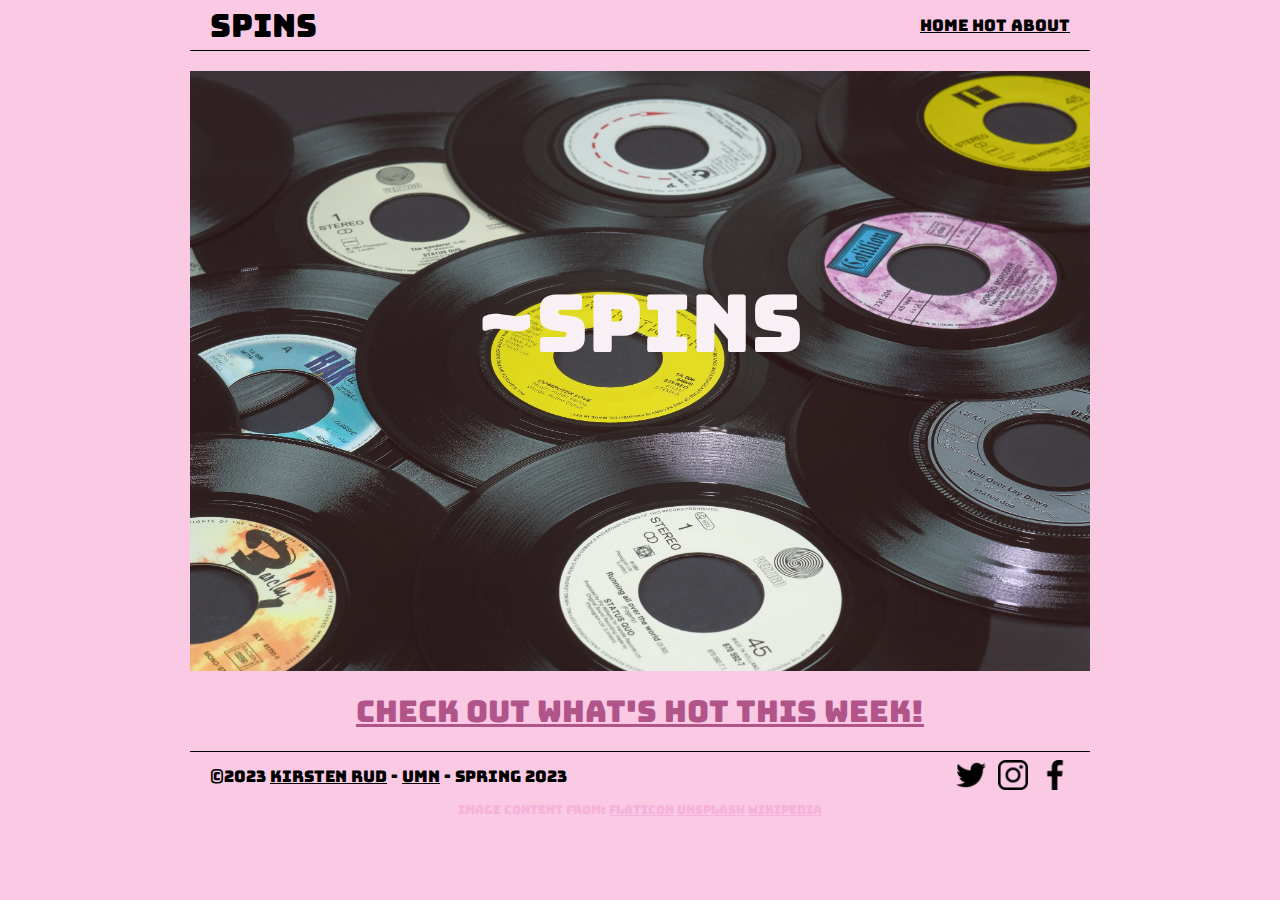
<file: index.html>
<!DOCTYPE html>
<html lang="en">
<head>
    <meta charset="UTF-8">
    <meta http-equiv="X-UA-Compatible" content="IE=edge">
    <meta name="viewport" content="width=device-width, initial-scale=1.0">
    <title>SPINS</title>
<link rel="stylesheet" href="main.css">
<script src="main.js"></script>
    <style>
        @import url('https://fonts.googleapis.com/css2?family=Bungee&display=swap');
        @import url('https://fonts.googleapis.com/css2?family=Geo&display=swap');
      </style>
    <header> 
      <h1> SPINS </h1>
        <nav>
          <a href="index.html"> HOME </a>
          <a href="hot.html"> HOT </a>
          <a href="about.html"> ABOUT </a>
        </nav>
    </header>  

    <main>
      <img src="images/eric-krull-fi3_lDi3qPE-unsplash.jpg">
      <div class="centered"> ~SPINS</div>
    </div>
    <div class="homepagelink"><a href="hot.html" class="homepagelink"> CHECK OUT WHAT'S HOT THIS WEEK!</a>
    </div>
    </main>

<footer>
  <div class="name">
    <p>&copy;2023 <a href="#"> Kirsten Rud</a> - <a href="#"> UMN</a> - Spring 2023 </p></div>
    <div>
    <img src="images/twitter.png" alt="twitter" class="social-icon">
    <img src="images/instagram.png" alt="instagram" class="social-icon">
    <img src="images/facebook.png" alt="facebook" class="social-icon">
    </div>
  </footer>
    <p class="citation"> Image content from: <a href="https://www.flaticon.com/">Flaticon</a> <a href="https://unsplash.com/">Unsplash</a> <a href="https://www.wikipedia.org/">Wikipedia</p>


</body>
</html>
</file>
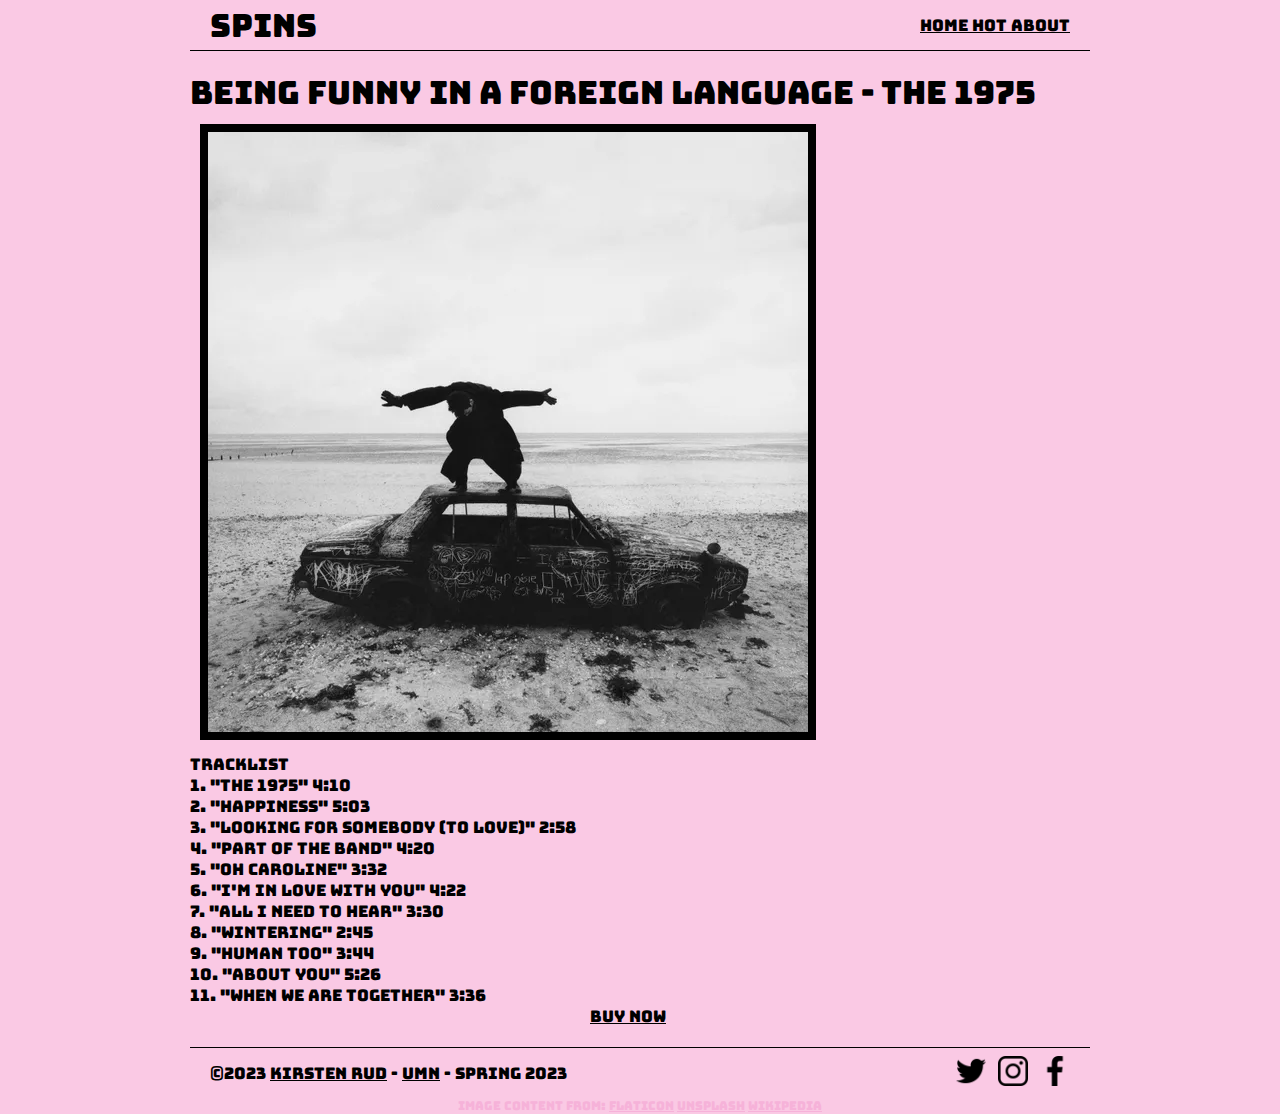
<file: 1975.html>
<!DOCTYPE html>
<html lang="en">
<head>
    <meta charset="UTF-8">
    <meta http-equiv="X-UA-Compatible" content="IE=edge">
    <meta name="viewport" content="width=device-width, initial-scale=1.0">
    <title>SPINS</title>
<link rel="stylesheet" href="main.css">
    <style>
        @import url('https://fonts.googleapis.com/css2?family=Bungee&display=swap');
        @import url('https://fonts.googleapis.com/css2?family=Geo&display=swap');
      </style>

    <header> 
      <h1> SPINS </h1>
      <nav>
        <a href="index.html"> HOME </a>
        <a href="hot.html"> HOT </a>
        <a href="about.html"> ABOUT </a>
      </nav>
    </header>  

    <main>
      <h1> BEING FUNNY IN A FOREIGN LANGUAGE - THE 1975 </h1>
        <article class="buypage">
      <img src="images/funnyforeign.webp" alt="funnyforeign">
        </article>

        <article class="tracklist">

        <p>Tracklist</p>
<p>1.	"The 1975"	4:10</p>
<p>2.	"Happiness"	5:03</p>
<p>3.	"Looking for Somebody (To Love)"	2:58</p>
<p>4.	"Part of the Band"	4:20</p>
<p>5.	"Oh Caroline"	3:32</p>
<p>6.	"I'm in Love with You"	4:22</p>
<p>7.	"All I Need To Hear"	3:30<p>
<p>8.	"Wintering"	2:45</p>
<p>9.	"Human Too"	3:44</p>
<p>10.	"About You"	5:26</p>
<p>11.	"When We Are Together"	3:36</p>
</article>
        
        <article class="albumcontent">
        <p><a href="https://www.discogs.com/master/2823404-The-1975-Being-Funny-In-A-Foreign-Language">BUY NOW</a>
    </main>
<footer>
    <p>&copy;2023 <a href="#"> Kirsten Rud</a> - <a href="#"> UMN</a> - Spring 2023 </p>
    <div>
    <img src="images/twitter.png" alt="twitter" class="social-icon">
    <img src="images/instagram.png" alt="instagram" class="social-icon">
    <img src="images/facebook.png" alt="facebook" class="social-icon">
    </div>
  </footer>
  <p class="citation"> Image content from: <a href="https://www.flaticon.com/">Flaticon</a> <a href="https://unsplash.com/">Unsplash</a> <a href="https://www.wikipedia.org/">Wikipedia</p>


</body>
</html>
</file>
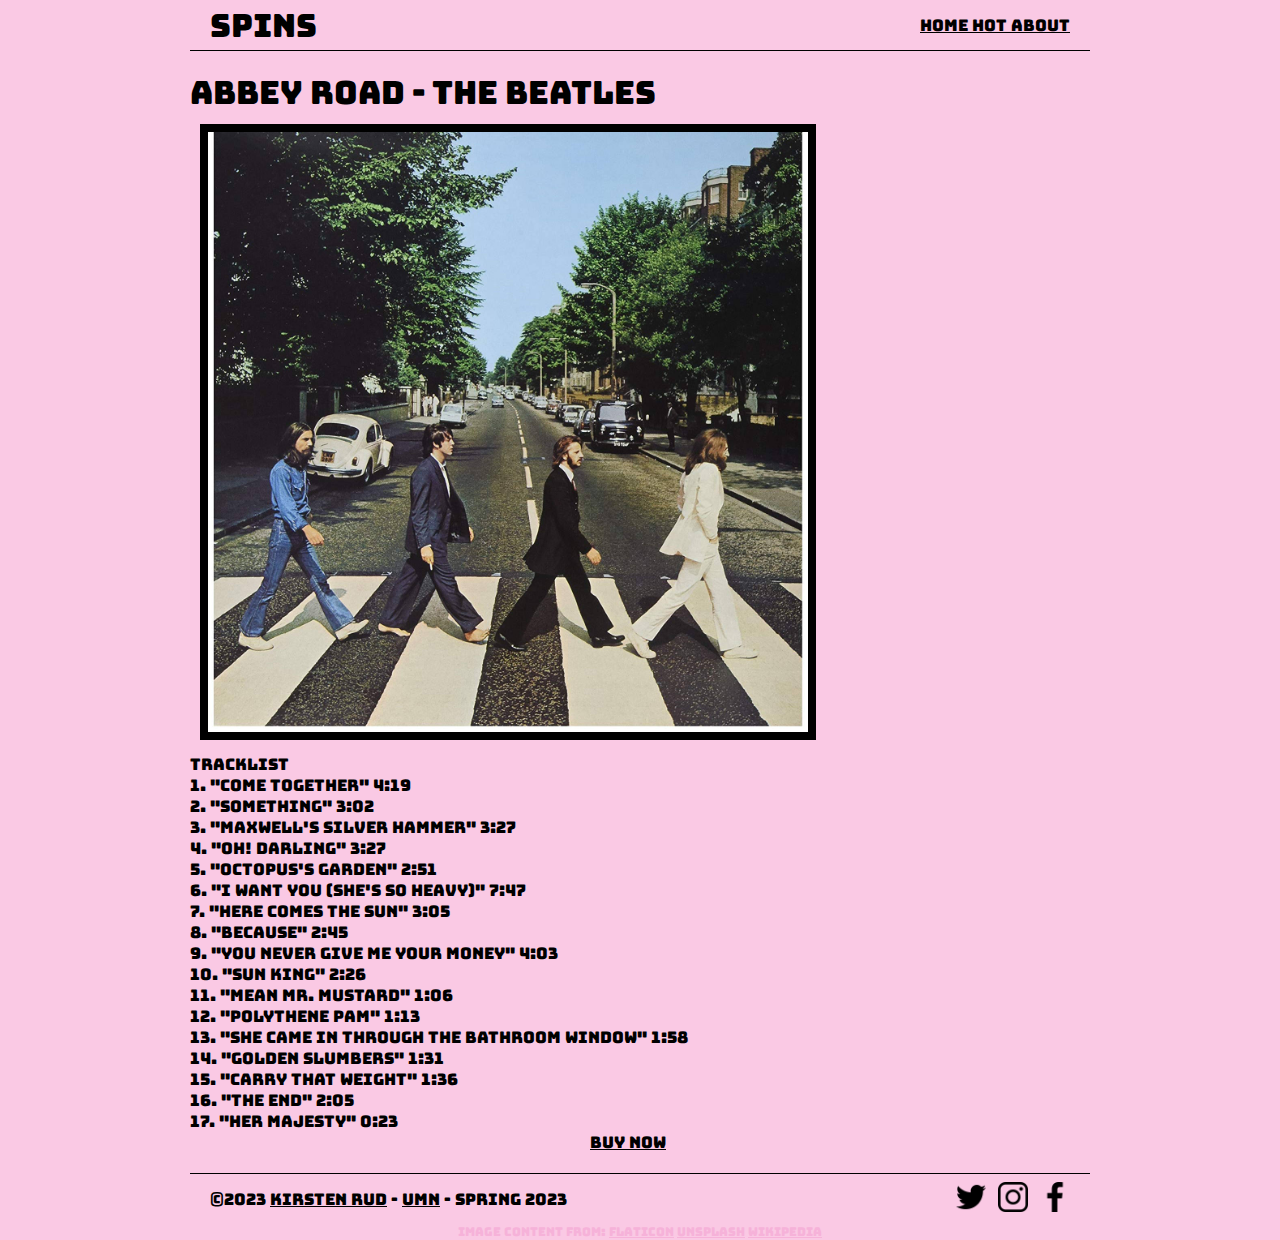
<file: abbey.html>
<!DOCTYPE html>
<html lang="en">
<head>
    <meta charset="UTF-8">
    <meta http-equiv="X-UA-Compatible" content="IE=edge">
    <meta name="viewport" content="width=device-width, initial-scale=1.0">
    <title>SPINS</title>
<link rel="stylesheet" href="main.css">
    <style>
        @import url('https://fonts.googleapis.com/css2?family=Bungee&display=swap');
        @import url('https://fonts.googleapis.com/css2?family=Geo&display=swap');
      </style>

    <header> 
      <h1> SPINS </h1>
      <nav>
        <a href="index.html"> HOME </a>
        <a href="hot.html"> HOT </a>
        <a href="about.html"> ABOUT </a>
      </nav>
    </header>  

    <main>
      <h1> ABBEY ROAD - THE BEATLES </h1>
        <article class="buypage">
      <img src="images/abbeyroad.jpeg" alt="abbeyroad">
        </article>
        
        <article class="tracklist">

          <p>Tracklist</p>
          <p>1.	"Come Together"	4:19</p>
          <p>2.	"Something"	3:02</p>
          <p>3.	"Maxwell's Silver Hammer"	3:27</p>
          <p>4.	"Oh! Darling"	3:27</p>
          <p>5.	"Octopus's Garden"	2:51</p>
          <p>6.	"I Want You (She's So Heavy)"	7:47</p>
          <p>7.	"Here Comes the Sun"	3:05<p>
          <p>8.	"Because"	2:45</p>
          <p>9.	"You Never Give Me Your Money"	4:03</p>
          <p>10.	"Sun King"	2:26</p>
          <p>11.	"Mean Mr. Mustard"	1:06</p>
          <p>12.	"Polythene Pam"	1:13</p>
          <p>13.	"She Came In Through the Bathroom Window"	1:58</p>
          <p>14.	"Golden Slumbers"	1:31</p>
          <p>15.	"Carry That Weight"	1:36</p>
          <p>16.	"The End"	2:05</p>
          <p>17.	"Her Majesty"	0:23</p>
                  </article>

        <article class="albumcontent">
        <p><a href="https://www.discogs.com/master/24047-The-Beatles-Abbey-Road">BUY NOW</a>
    </main>
<footer>
    <p>&copy;2023 <a href="#"> Kirsten Rud</a> - <a href="#"> UMN</a> - Spring 2023 </p>
    <div>
    <img src="images/twitter.png" alt="twitter" class="social-icon">
    <img src="images/instagram.png" alt="instagram" class="social-icon">
    <img src="images/facebook.png" alt="facebook" class="social-icon">
    </div>
  </footer>
  <p class="citation"> Image content from: <a href="https://www.flaticon.com/">Flaticon</a> <a href="https://unsplash.com/">Unsplash</a> <a href="https://www.wikipedia.org/">Wikipedia</p>


</body>
</html>
</file>
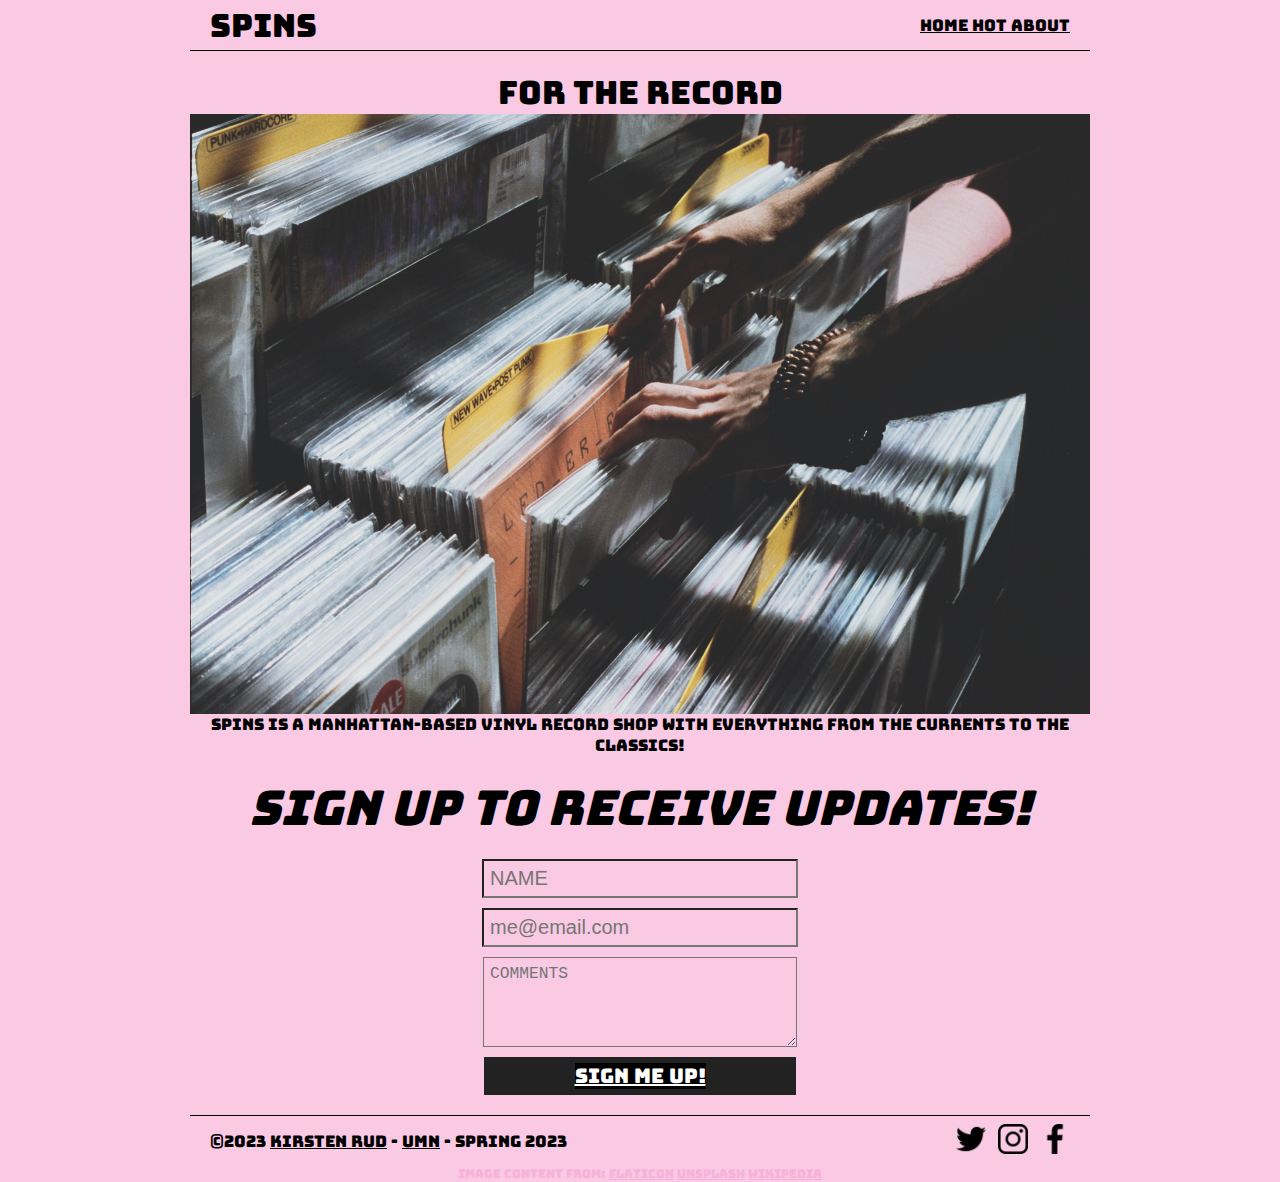
<file: about.html>
<!DOCTYPE html>
<html lang="en">
<head>
    <meta charset="UTF-8">
    <meta http-equiv="X-UA-Compatible" content="IE=edge">
    <meta name="viewport" content="width=device-width, initial-scale=1.0">
    <title>SPINS</title>
<link rel="stylesheet" href="main.css">
    <style>
        @import url('https://fonts.googleapis.com/css2?family=Bungee&display=swap');
        @import url('https://fonts.googleapis.com/css2?family=Geo&display=swap');
      </style>

    <header> 
      <h1> SPINS </h1>
      <nav>
        <a href="index.html"> HOME </a>
        <a href="hot.html"> HOT </a>
        <a href="about.html"> ABOUT </a>
      </nav>
    </header>  

    <main>
      <article class="fortherecord">
        <h1>  FOR THE RECORD </h1>  
      </article>
      <img src="images/record.jpg">  
      <article class="centertext">                                           
      <h3> Spins is a Manhattan-based Vinyl Record Shop with everything from the currents to the classics! </h3>
      </article>

      <article class="signup">

        <p class="newsletter">Sign up to receive updates!</p>

        <form>
          <input type="text" name="name" id="name" placeholder="NAME" required>
          <input type="email" name="email" id="email" placeholder="me@email.com" required>
          <textarea rows="4" cols="50" placeholder="COMMENTS"></textarea>
          <p class="form-button"><a href="thanks.html">SIGN ME UP!</a></p>
        </form>

    </main>
<footer>
    <p>&copy;2023 <a href="#"> Kirsten Rud</a> - <a href="#"> UMN</a> - Spring 2023 </p>
    <div>
    <img src="images/twitter.png" alt="twitter" class="social-icon">
    <img src="images/instagram.png" alt="instagram" class="social-icon">
    <img src="images/facebook.png" alt="facebook" class="social-icon">
    </div>
  </footer>
  <p class="citation"> Image content from: <a href="https://www.flaticon.com/">Flaticon</a> <a href="https://unsplash.com/">Unsplash</a> <a href="https://www.wikipedia.org/">Wikipedia</p>


</body>
</html>
</file>
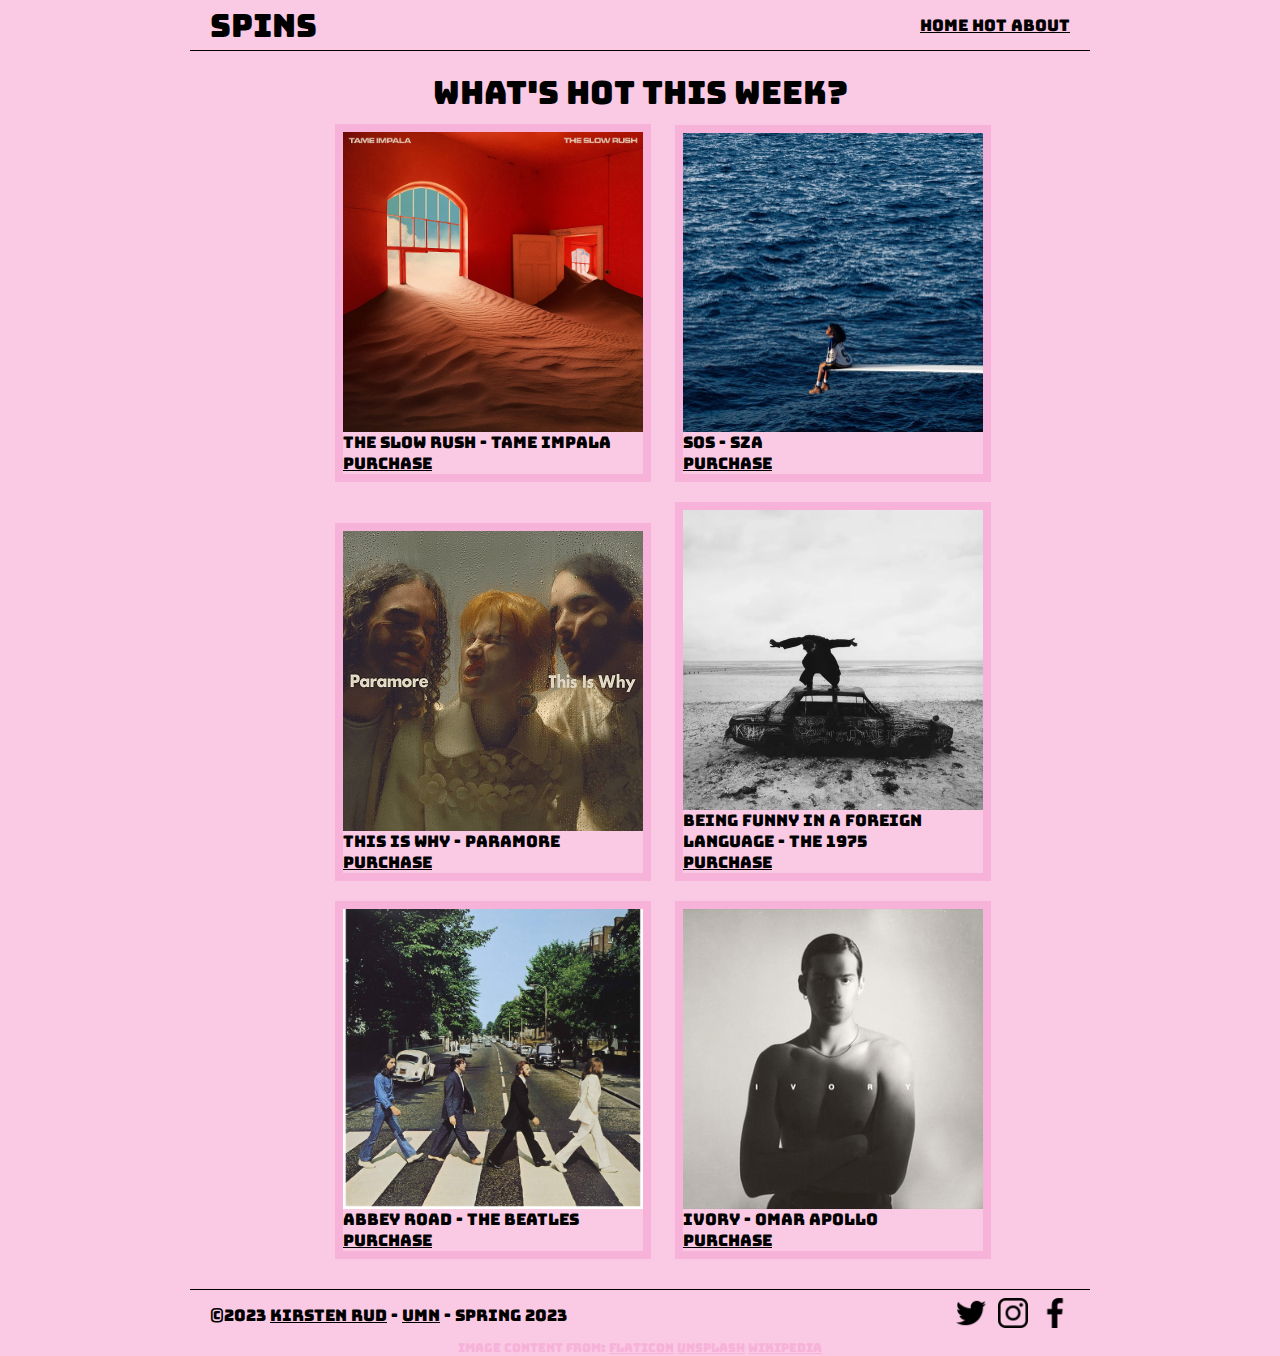
<file: hot.html>
<!DOCTYPE html>
<html lang="en">
<head>
    <meta charset="UTF-8">
    <meta http-equiv="X-UA-Compatible" content="IE=edge">
    <meta name="viewport" content="width=device-width, initial-scale=1.0">
    <title>SPINS</title>
<link rel="stylesheet" href="main.css">
    <style>
        @import url('https://fonts.googleapis.com/css2?family=Bungee&display=swap');
        @import url('https://fonts.googleapis.com/css2?family=Geo&display=swap');
      </style>

    <header> 
      <h1> SPINS </h1>
      <nav>
        <a href="index.html"> HOME </a>
        <a href="hot.html"> HOT </a>
        <a href="about.html"> ABOUT </a>
      </nav>
    </header>  

    <main>
<article class="fortherecord">
    <h1> WHAT'S HOT THIS WEEK?</h1>
</article>

        <!-- Tame Impala -->
        <article class="card">
            <img src="images/slowrush.jpeg" alt="slowrush">
            <h2>The Slow Rush - Tame Impala</h2>
            <p><a href="tame.html">purchase</a></p>
        
        </article>

        <!-- SZA -->
        <article class="card">
            <img src="images/szasos.jpeg" alt="szasos">
            <h2> SOS - SZA </h2>
            <p><a href="sza.html">purchase</a></p>
        
        </article>

        <!-- This Is Why -->
        <article class="card">
            <img src="images/thisiswhy.png" alt="thisiswhy">
            <h2>This Is Why - Paramore</h2>
            <p><a href="paramore.html">purchase</a></p>
        
        </article>

        <!-- 1975 -->
        <article class="card">
            <img src="images/funnyforeign.webp" alt="funnyforeign">
            <h2>Being Funny in a Foreign Language - The 1975</h2>
            <p><a href="1975.html">purchase</a></p>
        
        </article>

        <!-- Abbey Road -->
        <article class="card">
            <img src="images/abbeyroad.jpeg" alt="abbeyroad">
            <h2>Abbey Road - The Beatles</h2>
            <p><a href="abbey.html">purchase</a></p>
        
        </article>

        <!-- Ivory -->
        <article class="card">
            <img src="images/ivory.png" alt="ivory">
            <h2>Ivory - Omar Apollo</h2>
            <p><a href="ivory.html">purchase</a></p>
        
        </article>
    

    </main>
<footer>
    <p>&copy;2023 <a href="#"> Kirsten Rud</a> - <a href="#"> UMN</a> - Spring 2023 </p>
    <div>
    <img src="images/twitter.png" alt="twitter" class="social-icon">
    <img src="images/instagram.png" alt="instagram" class="social-icon">
    <img src="images/facebook.png" alt="facebook" class="social-icon">
    </div>
  </footer>
  <p class="citation"> Image content from: <a href="https://www.flaticon.com/">Flaticon</a> <a href="https://unsplash.com/">Unsplash</a> <a href="https://www.wikipedia.org/">Wikipedia</p>


</body>
</html>
</file>
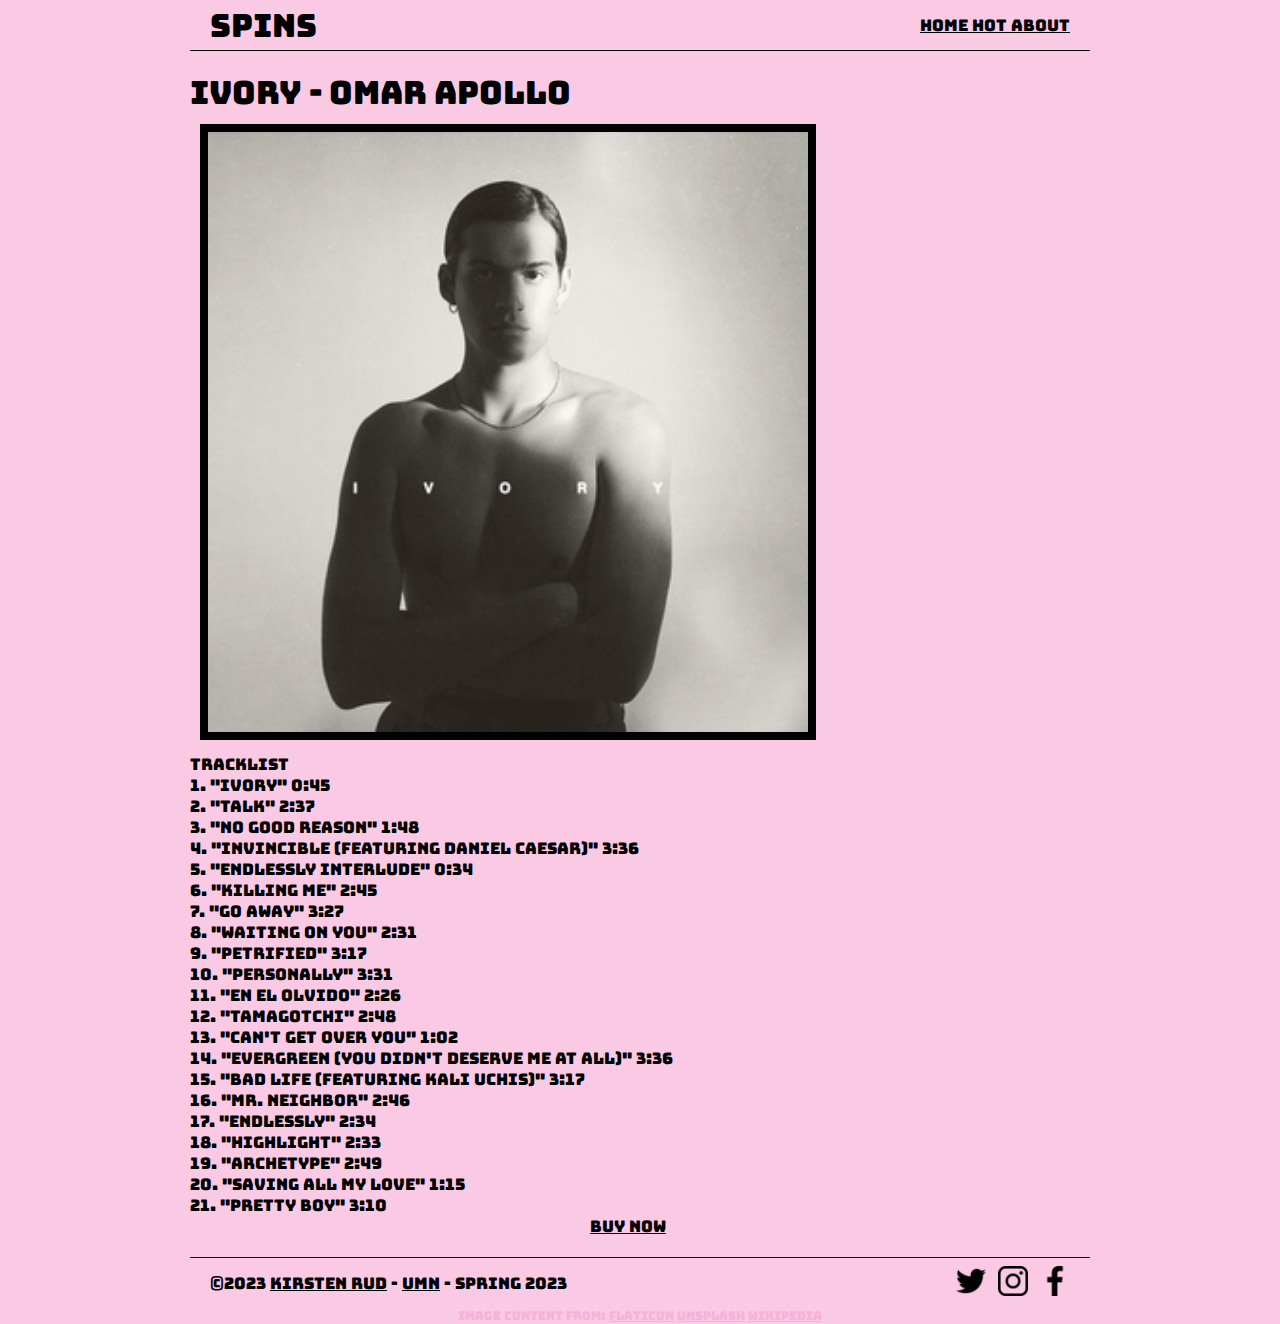
<file: ivory.html>
<!DOCTYPE html>
<html lang="en">
<head>
    <meta charset="UTF-8">
    <meta http-equiv="X-UA-Compatible" content="IE=edge">
    <meta name="viewport" content="width=device-width, initial-scale=1.0">
    <title>SPINS</title>
<link rel="stylesheet" href="main.css">
    <style>
        @import url('https://fonts.googleapis.com/css2?family=Bungee&display=swap');
        @import url('https://fonts.googleapis.com/css2?family=Geo&display=swap');
      </style>

    <header> 
      <h1> SPINS </h1>
      <nav>
        <a href="index.html"> HOME </a>
        <a href="hot.html"> HOT </a>
        <a href="about.html"> ABOUT </a>
      </nav>
    </header>  

    <main>
      <h1> IVORY - OMAR APOLLO </h1>
        <article class="buypage">
      <img src="images/ivory.png" alt="ivory">
        </article>
        
        <article class="tracklist">

          <p>Tracklist</p>
          <p>1.	"Ivory"	0:45</p>
          <p>2.	"Talk"	2:37</p>
          <p>3.	"No Good Reason"	1:48</p>
          <p>4.	"Invincible (Featuring Daniel Caesar)"	3:36</p>
          <p>5.	"Endlessly Interlude"	0:34</p>
          <p>6.	"Killing Me"	2:45</p>
          <p>7.	"Go Away"	3:27<p>
          <p>8.	"Waiting on You"	2:31</p>
          <p>9.	"Petrified"	3:17</p>
          <p>10.	"Personally"	3:31</p>
          <p>11.	"En El Olvido"	2:26</p>
          <p>12.	"Tamagotchi"	2:48</p>
          <p>13.	"Can't Get Over You"	1:02</p>
          <p>14.	"Evergreen (You Didn't Deserve Me At All)"	3:36</p>
          <p>15.	"Bad Life (Featuring Kali Uchis)"	3:17</p>
          <p>16.	"Mr. Neighbor"	2:46</p>
          <p>17.	"Endlessly"	2:34</p>
          <p>18.	"Highlight"	2:33</p>
          <p>19.	"Archetype"	2:49</p>
          <p>20.	"Saving All My Love"	1:15</p>
          <p>21.	"Pretty Boy"	3:10</p>
                  </article>

        <article class="albumcontent">
        <p><a href="https://www.discogs.com/master/2609063-Omar-Apollo-Ivory">BUY NOW</a>
    </main>
<footer>
    <p>&copy;2023 <a href="#"> Kirsten Rud</a> - <a href="#"> UMN</a> - Spring 2023 </p>
    <div>
    <img src="images/twitter.png" alt="twitter" class="social-icon">
    <img src="images/instagram.png" alt="instagram" class="social-icon">
    <img src="images/facebook.png" alt="facebook" class="social-icon">
    </div>
  </footer>
  <p class="citation"> Image content from: <a href="https://www.flaticon.com/">Flaticon</a> <a href="https://unsplash.com/">Unsplash</a> <a href="https://www.wikipedia.org/">Wikipedia</p>


</body>
</html>
</file>
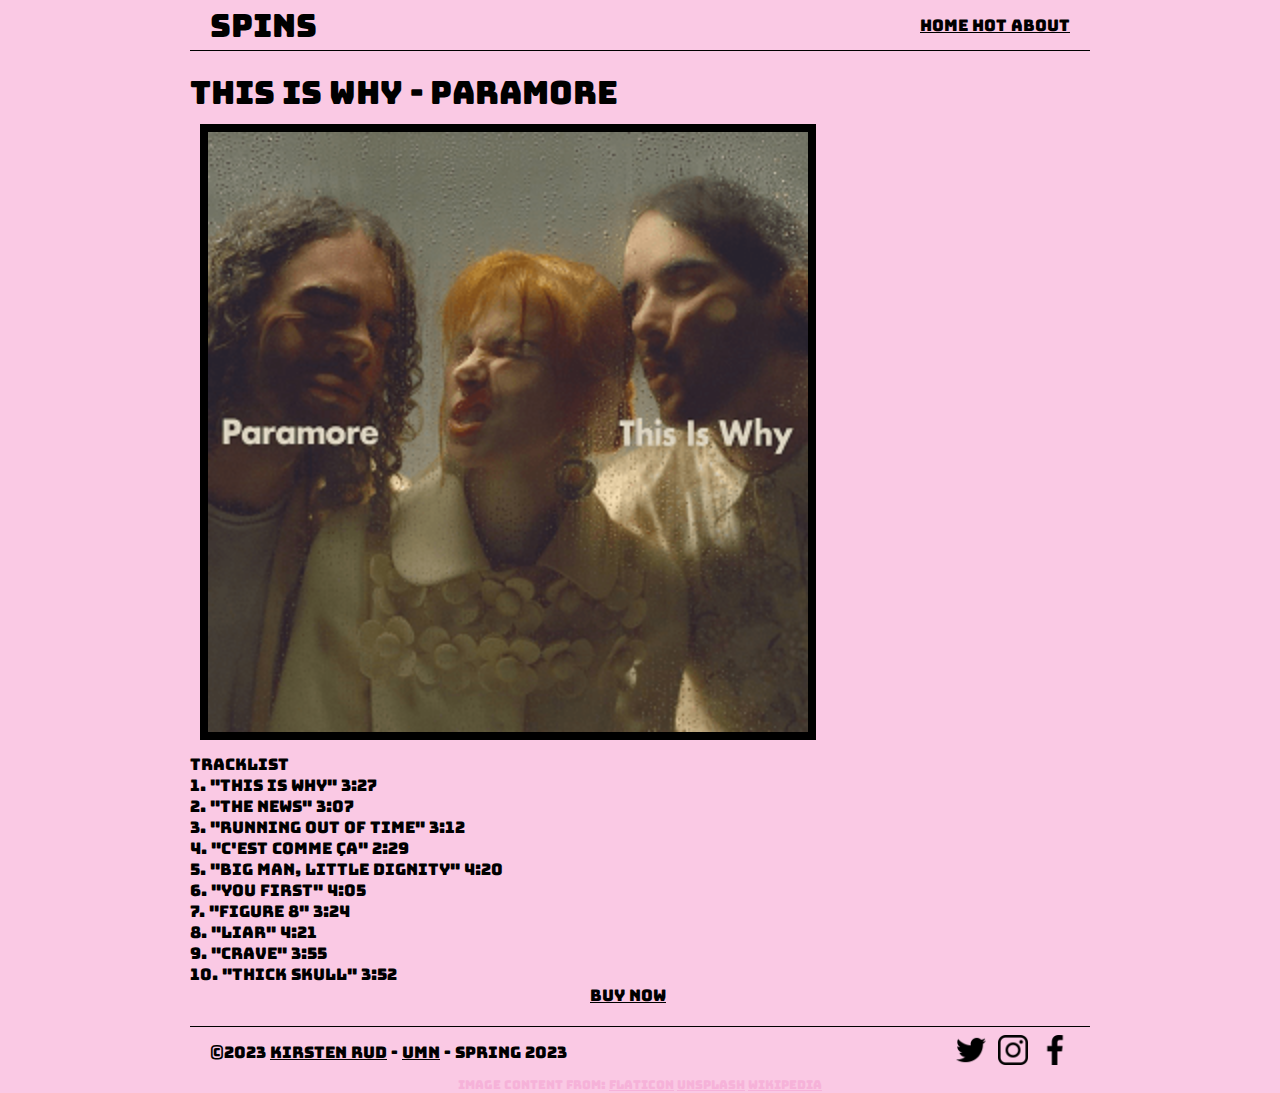
<file: paramore.html>
<!DOCTYPE html>
<html lang="en">
<head>
    <meta charset="UTF-8">
    <meta http-equiv="X-UA-Compatible" content="IE=edge">
    <meta name="viewport" content="width=device-width, initial-scale=1.0">
    <title>SPINS</title>
<link rel="stylesheet" href="main.css">
    <style>
        @import url('https://fonts.googleapis.com/css2?family=Bungee&display=swap');
        @import url('https://fonts.googleapis.com/css2?family=Geo&display=swap');
      </style>

    <header> 
      <h1> SPINS </h1>
      <nav>
        <a href="index.html"> HOME </a>
        <a href="hot.html"> HOT </a>
        <a href="about.html"> ABOUT </a>
      </nav>
    </header>  

    <main>
      <h1> THIS IS WHY - PARAMORE </h1>
        <article class="buypage">
      <img src="images/thisiswhy.png" alt="thisiswhy">
        </article>

        <article class="tracklist">
        
        <p>Tracklist</p>
        <p>1.	"This Is Why"	3:27</p>
        <p>2.	"The News"	3:07</p>
        <p>3.	"Running Out of Time"	3:12</p>
        <p>4.	"C'est Comme Ça"	2:29</p>
        <p>5.	"Big Man, Little Dignity"	4:20</p>
        <p> 6.	"You First"	4:05</p>
        <p>7.	"Figure 8"	3:24</p>
        <p>8.	"Liar"	4:21</p>
        <p>9.	"Crave"	3:55</p>
        <p>10.	"Thick Skull"	3:52</p>
        </article>
        

        <article class="albumcontent">
        <p><a href="https://www.discogs.com/master/2973844-Paramore-This-Is-Why">BUY NOW</a>
    </main>
<footer>
    <p>&copy;2023 <a href="#"> Kirsten Rud</a> - <a href="#"> UMN</a> - Spring 2023 </p>
    <div>
    <img src="images/twitter.png" alt="twitter" class="social-icon">
    <img src="images/instagram.png" alt="instagram" class="social-icon">
    <img src="images/facebook.png" alt="facebook" class="social-icon">
    </div>
  </footer>
  <p class="citation"> Image content from: <a href="https://www.flaticon.com/">Flaticon</a> <a href="https://unsplash.com/">Unsplash</a> <a href="https://www.wikipedia.org/">Wikipedia</p>


</body>
</html>
</file>
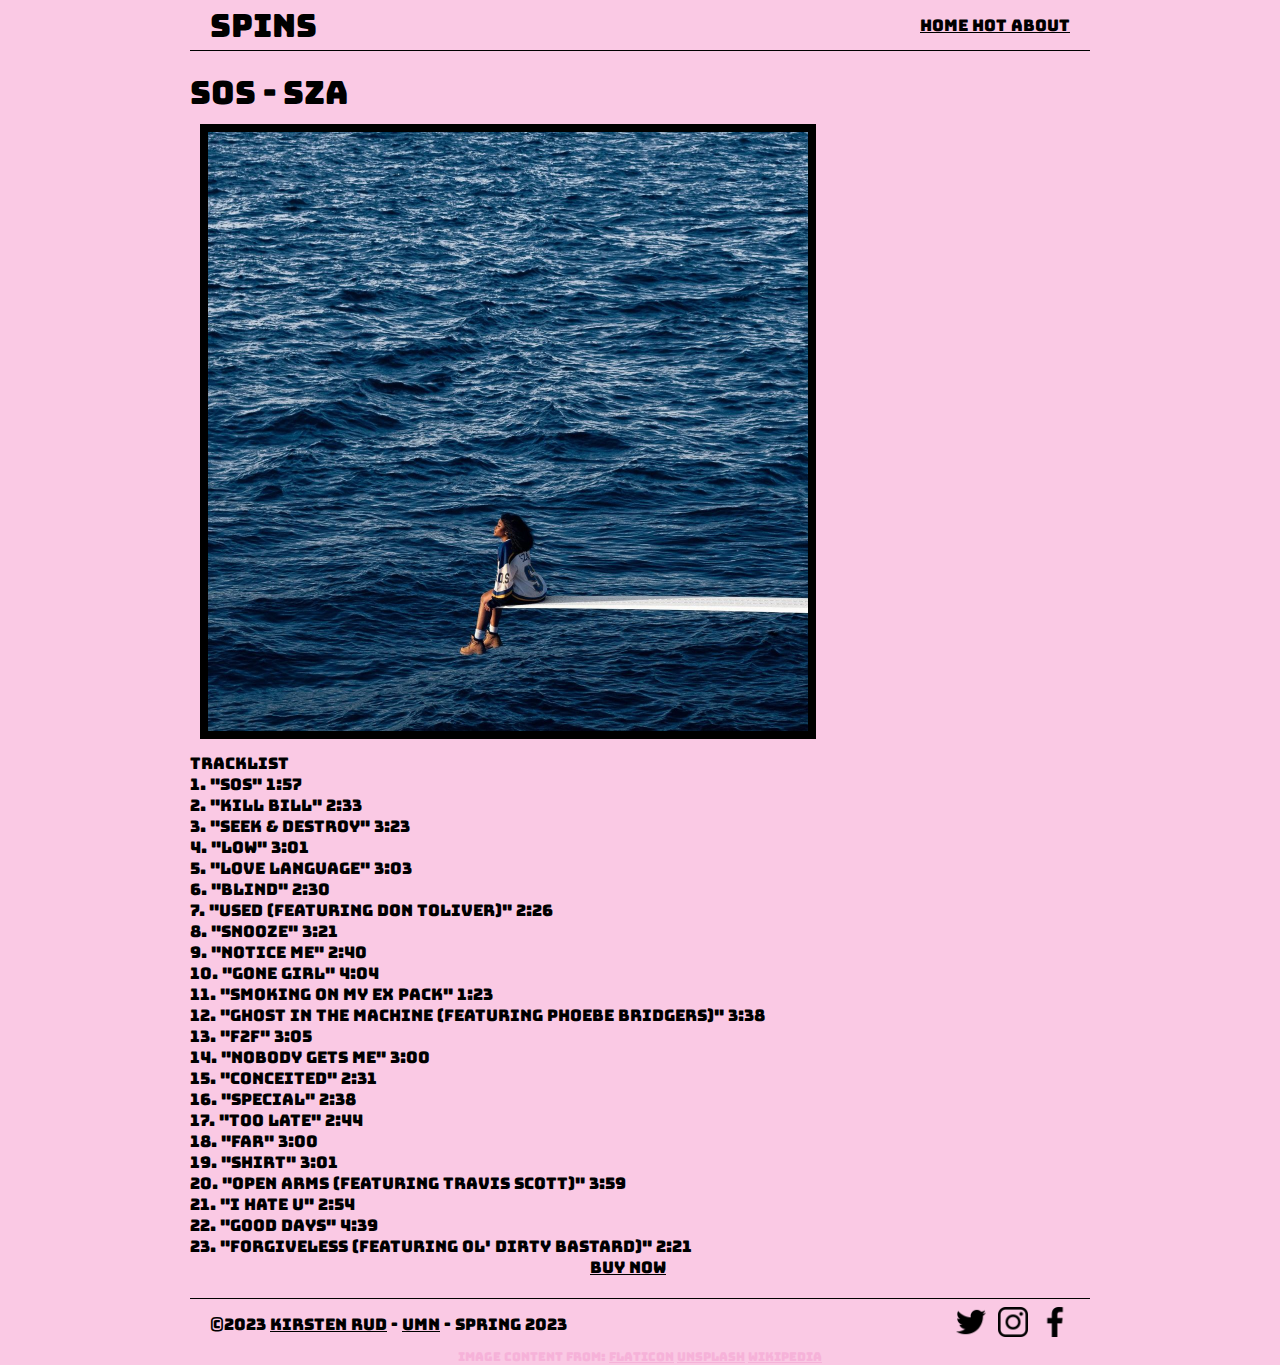
<file: sza.html>
<!DOCTYPE html>
<html lang="en">
<head>
    <meta charset="UTF-8">
    <meta http-equiv="X-UA-Compatible" content="IE=edge">
    <meta name="viewport" content="width=device-width, initial-scale=1.0">
    <title>SPINS</title>
<link rel="stylesheet" href="main.css">
    <style>
        @import url('https://fonts.googleapis.com/css2?family=Bungee&display=swap');
        @import url('https://fonts.googleapis.com/css2?family=Geo&display=swap');
      </style>

    <header> 
      <h1> SPINS </h1>
      <nav>
        <a href="index.html"> HOME </a>
        <a href="hot.html"> HOT </a>
        <a href="about.html"> ABOUT </a>
      </nav>
    </header>  

    <main>
      <h1> SOS - SZA </h1>
        <article class="buypage">
      <img src="images/szasos.jpeg" alt="sos">
        </article>

        <article class="tracklist">

          <p>Tracklist</p>
          <p>1.	"SOS"	1:57</p>
          <p>2.	"Kill Bill"	2:33</p>
          <p>3.	"Seek & Destroy"	3:23</p>
          <p>4.	"Low"	3:01</p>
          <p>5.	"Love Language"	3:03</p>
          <p>6.	"Blind"	2:30</p>
          <p>7.	"Used (Featuring Don Toliver)"	2:26<p>
          <p>8.	"Snooze"	3:21</p>
          <p>9.	"Notice Me"	2:40</p>
          <p>10.	"Gone Girl"	4:04</p>
          <p>11.	"Smoking On My Ex Pack"	1:23</p>
          <p>12.	"Ghost in the Machine (Featuring Phoebe Bridgers)"	3:38</p>
          <p>13.	"F2F"	3:05</p>
          <p>14.	"Nobody Gets Me"	3:00</p>
          <p>15.	"Conceited"	2:31</p>
          <p>16.	"Special"	2:38</p>
          <p>17.	"Too Late"	2:44</p>
          <p>18.	"Far"	3:00</p>
          <p>19.	"Shirt"	3:01</p>
          <p>20.	"Open Arms (Featuring Travis Scott)"	3:59</p>
          <p>21.	"I Hate U"	2:54</p>
          <p>22.	"Good Days"	4:39</p>
          <p>23.	"Forgiveless (Featuring Ol' Dirty Bastard)"	2:21</p>
                  </article>
        
        <article class="albumcontent">
        <p><a href="https://www.discogs.com/master/2929684-SZA-SOS">BUY NOW</a>
    </main>
<footer>
    <p>&copy;2023 <a href="#"> Kirsten Rud</a> - <a href="#"> UMN</a> - Spring 2023 </p>
    <div>
    <img src="images/twitter.png" alt="twitter" class="social-icon">
    <img src="images/instagram.png" alt="instagram" class="social-icon">
    <img src="images/facebook.png" alt="facebook" class="social-icon">
    </div>
  </footer>
  <p class="citation"> Image content from: <a href="https://www.flaticon.com/">Flaticon</a> <a href="https://unsplash.com/">Unsplash</a> <a href="https://www.wikipedia.org/">Wikipedia</p>


</body>
</html>
</file>
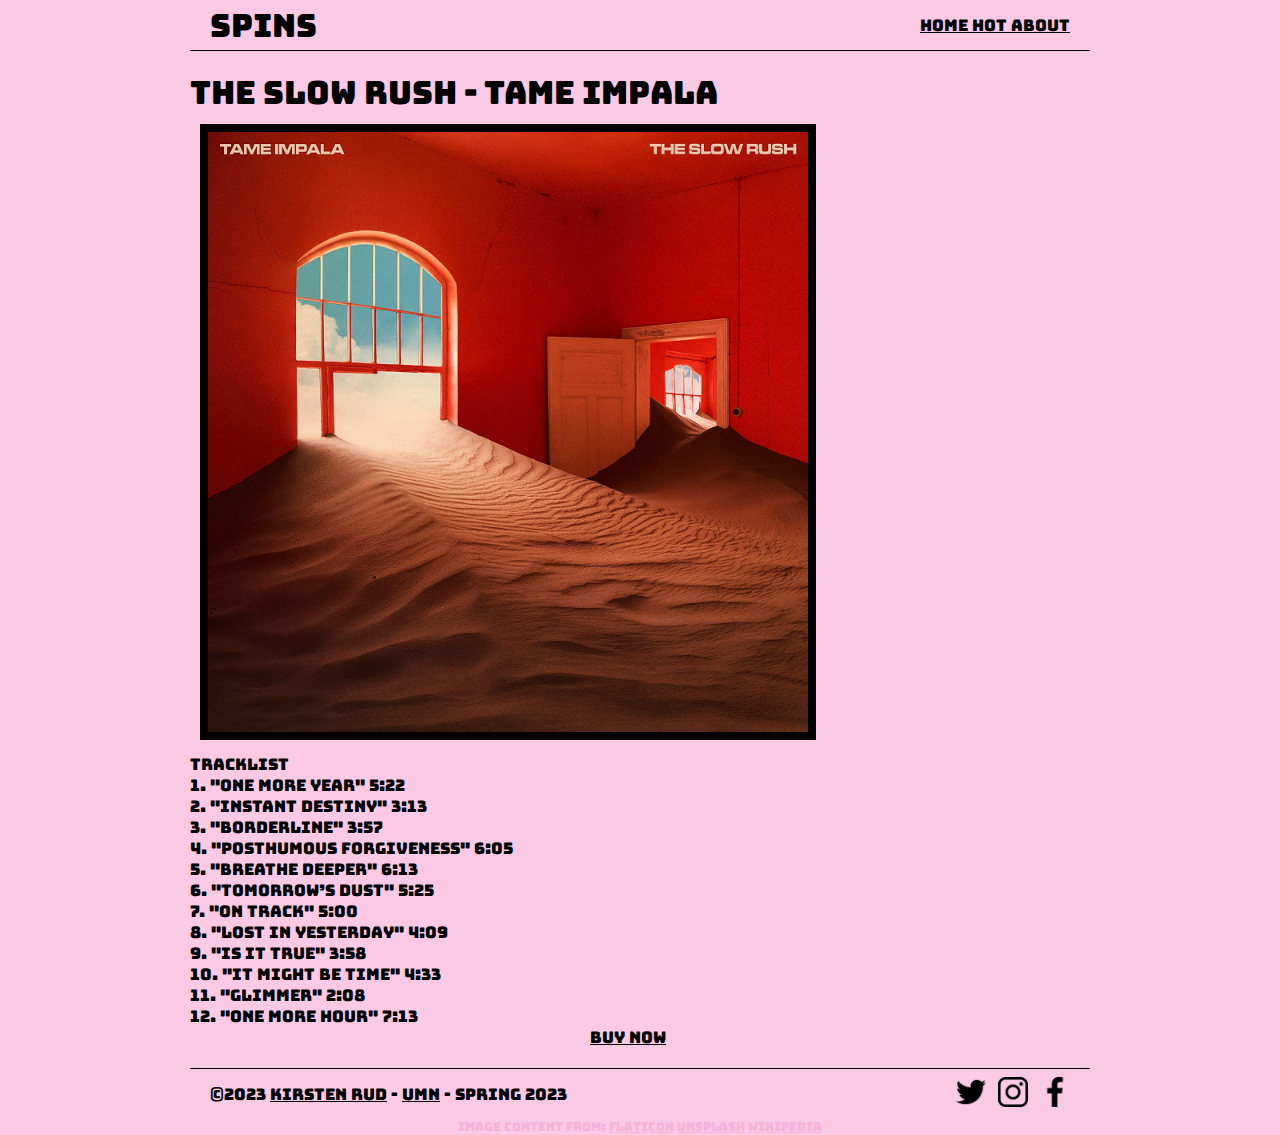
<file: tame.html>
<!DOCTYPE html>
<html lang="en">
<head>
    <meta charset="UTF-8">
    <meta http-equiv="X-UA-Compatible" content="IE=edge">
    <meta name="viewport" content="width=device-width, initial-scale=1.0">
    <title>SPINS</title>
<link rel="stylesheet" href="main.css">
    <style>
        @import url('https://fonts.googleapis.com/css2?family=Bungee&display=swap');
        @import url('https://fonts.googleapis.com/css2?family=Geo&display=swap');
      </style>

    <header> 
      <h1> SPINS </h1>
      <nav>
        <a href="index.html"> HOME </a>
        <a href="hot.html"> HOT </a>
        <a href="about.html"> ABOUT </a>
      </nav>
    </header>  

    <main>
      <h1> THE SLOW RUSH - TAME IMPALA </h1>
        <article class="buypage">
      <img src="images/slowrush.jpeg" alt="slowrush">
        </article>
        
        <article class="tracklist">

<p>Tracklist</p>
<p>1.	"One More Year"	5:22</p>
<p>2.	"Instant Destiny"	3:13</p>
<p>3.	"Borderline"	3:57</p>
<p>4.	"Posthumous Forgiveness"	6:05</p>
<p>5.	"Breathe Deeper"	6:13</p>
<p>6.	"Tomorrow’s Dust"	5:25</p>
<p>7.	"On Track"	5:00<p>
<p>8.	"Lost in Yesterday"	4:09</p>
<p>9.	"Is It True"	3:58</p>
<p>10.	"It Might Be Time"	4:33</p>
<p>11.	"Glimmer"	2:08</p>
<p>12.	"One More Hour"	7:13</p>
        </article>


        <article class="albumcontent">
        <p><a href="https://www.discogs.com/master/1681919-Tame-Impala-The-Slow-Rush">BUY NOW</a>
    </main>
<footer>
    <p>&copy;2023 <a href="#"> Kirsten Rud</a> - <a href="#"> UMN</a> - Spring 2023 </p>
    <div>
    <img src="images/twitter.png" alt="twitter" class="social-icon">
    <img src="images/instagram.png" alt="instagram" class="social-icon">
    <img src="images/facebook.png" alt="facebook" class="social-icon">
    </div>
  </footer>
  <p class="citation"> Image content from: <a href="https://www.flaticon.com/">Flaticon</a> <a href="https://unsplash.com/">Unsplash</a> <a href="https://www.wikipedia.org/">Wikipedia</p>


</body>
</html>
</file>
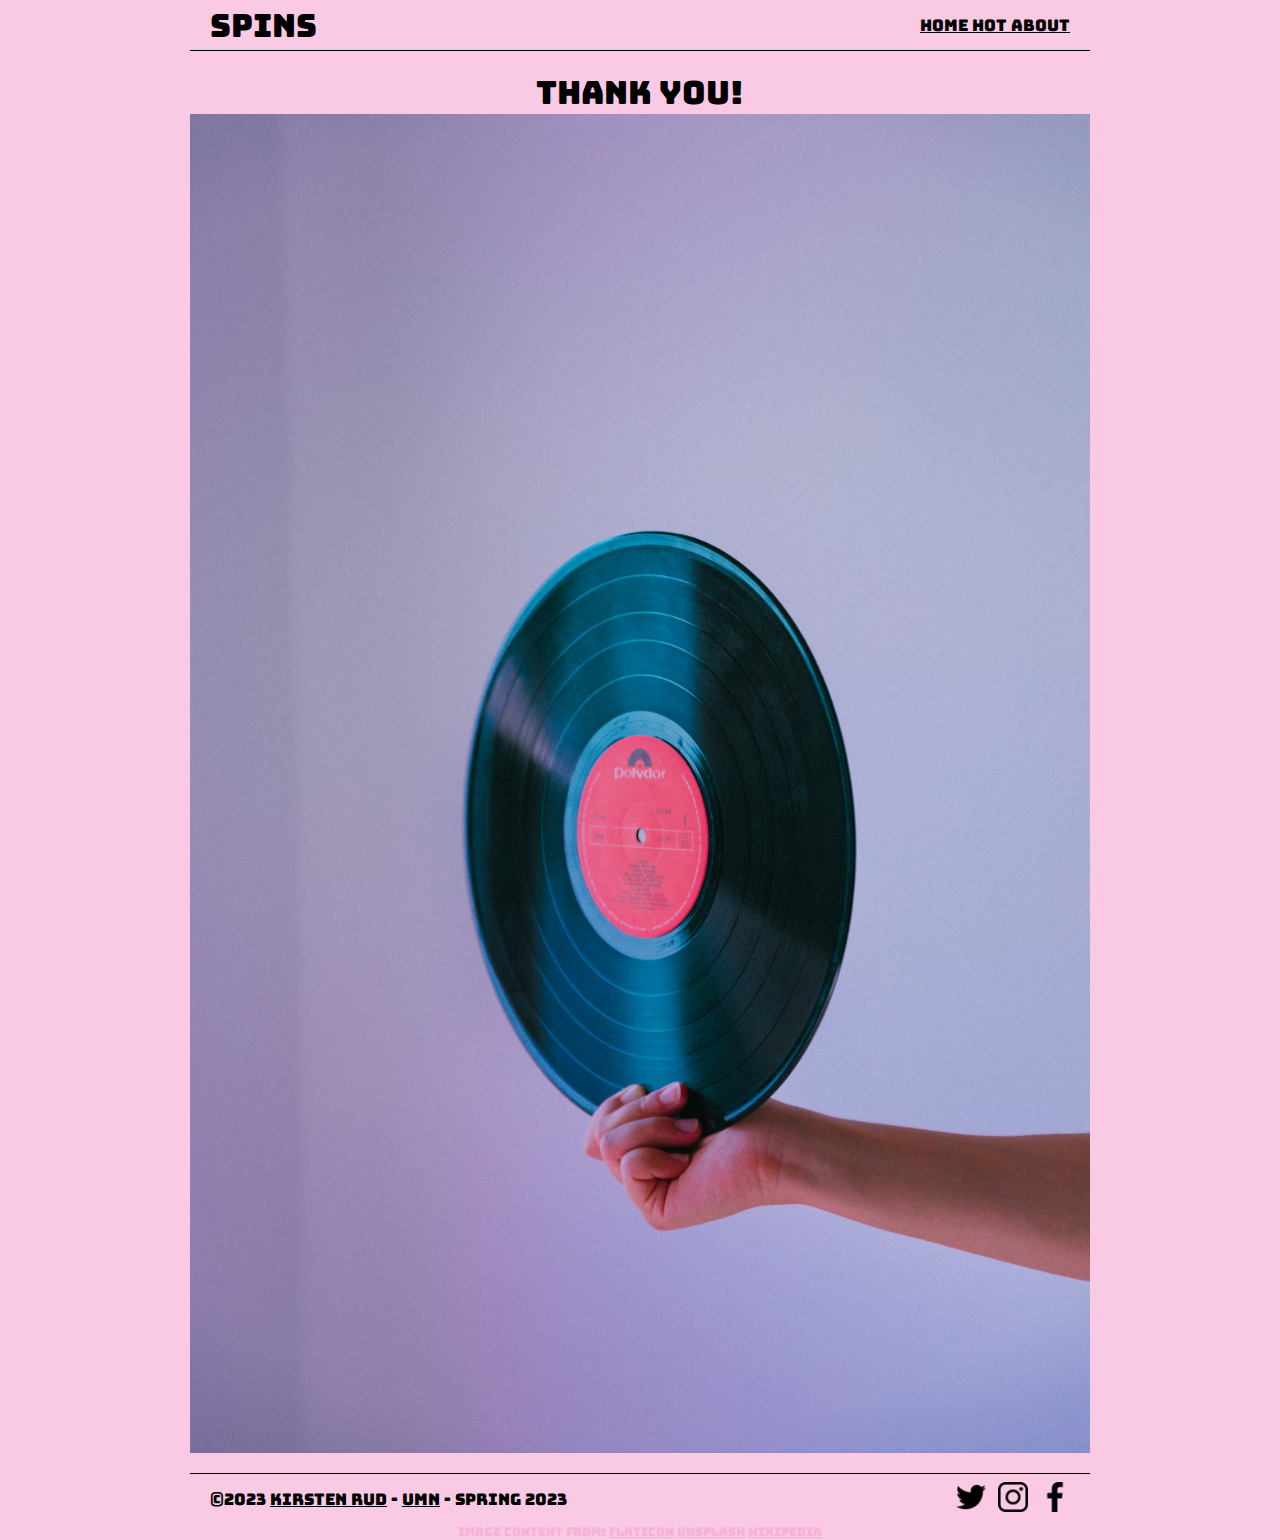
<file: thanks.html>
<!DOCTYPE html>
<html lang="en">
<head>
    <meta charset="UTF-8">
    <meta http-equiv="X-UA-Compatible" content="IE=edge">
    <meta name="viewport" content="width=device-width, initial-scale=1.0">
    <title>SPINS</title>
<link rel="stylesheet" href="main.css">
    <style>
        @import url('https://fonts.googleapis.com/css2?family=Bungee&display=swap');
        @import url('https://fonts.googleapis.com/css2?family=Geo&display=swap');
      </style>

    <header> 
      <h1> SPINS </h1>
      <nav>
        <a href="index.html"> HOME </a>
        <a href="hot.html"> HOT </a>
        <a href="about.html"> ABOUT </a>
      </nav>
    </header>  

    <main>
      <article class="fortherecord">
        <h1>  THANK YOU! </h1>  
      </article>
      <article class="image">
      <img src="images/kobu-agency-3hWg9QKl5k8-unsplash.jpg">  
      </article>
    </main>

<footer>
    <p>&copy;2023 <a href="#"> Kirsten Rud</a> - <a href="#"> UMN</a> - Spring 2023 </p>
    <div>
    <img src="images/twitter.png" alt="twitter" class="social-icon">
    <img src="images/instagram.png" alt="instagram" class="social-icon">
    <img src="images/facebook.png" alt="facebook" class="social-icon">
    </div>
  </footer>
  <p class="citation"> Image content from: <a href="https://www.flaticon.com/">Flaticon</a> <a href="https://unsplash.com/">Unsplash</a> <a href="https://www.wikipedia.org/">Wikipedia</p>


</body>
</html>
</file>
<file: main.css>
* {
    margin: 0;
    padding: 0;
    background-color: rgb(250, 201, 228);
}
h1, h2, h3, h4, h5, h6, p, a, li {
    font-family: 'Bungee', cursive;
    font-size: 16px;
    font-weight: normal;
    color: black;
}
/* end of reset*/
body {
    width: 900px;
    margin: 0px auto;
}
img {
    width: 100%;
    display: block;
}
header, footer {
    height: 50px;
    display: flex;
    justify-content: space-between;
    align-items: center;
    padding: 0px 20px;
}
header {
    margin-bottom: 20px;
    border-bottom: 1px solid black;
}
footer {
    margin-top: 20px;
    border-top: 1px solid black;
}
h1 {
    font-family: 'Bungee', cursive;
    font-size: 32px;
}
.social-icon {
    width: 30px;
    display: inline;
    margin-left: 8px;
}
.citation, .citation a {
    color: #f6b2d9;
    text-align: center;
    font-size: 12px;
}
.card{
    display: inline-block;
    position:relative;
    /* border: 1px solid red; */
    width: 300px;
    padding:8px 8px 8px 8px;
    margin: 10px 10px 10px 10px;
    /* background-color: rgb(98, 95, 109); */
    /* background-color: rgb(204, 51, 51); */
    background-color:#f6b2d9;
    align-items: center;
   justify-content: center;
   left: 15%;

}
.container{
    /* display: flex; */
    flex-wrap: wrap;
    /* justify-content: space-between; */
    padding: 0px;
    text-align: center;
    /* border: 1px solid green; */
}
.albumcontent {
    margin-left: 400px;
    align-content: center;
    

}
.fortherecord {
    text-align: center;
}
.centertext {
    text-align: center;
    font-size: 12px;
}
.buypage {
    display: inline-block;
    padding:8px 8px 8px 8px;
    margin: 10px 10px 10px 10px;
    width: 600px;
    align-items: center;
    flex-wrap: wrap;
    background-color:#000000;
}
.tracklist {
    text-align: left;
}
form {
    width: 400px;
    margin: 20px auto;
}
input, textarea {
    font-size: 1.25em;
    display: block;
    width: 300px;
    margin: 10px auto;
    padding: 6px;
}
.form-button {
    text-align: center;
    background-color: #222;
    width: 300px;
    margin: 0px auto;
    padding: 6px;
}
.form-button a {
    color: #fff;
    font-size:1.25em;
    background-color: black;
}
.newsletter {
    font-size: 3em;
    font-style: italic;
    text-align: center;
    margin: 20px 0px 0px 0px;
}
.image {
    align-content: center;
}
.centered {
  position: absolute;
  top: 50%;
  left: 50%;
  transform: translate(-50%, -50%);
  font-family: 'Bungee', cursive;
  background: none;
  color:#f9f0f5;
  font-size: 80px;
 bottom: 10%;
 text-align: center;
}
.homepagelink {
  text-align: center;
  font-size: 30px;
  color:#b15489;
  margin-top: 20px;
}
</file>
